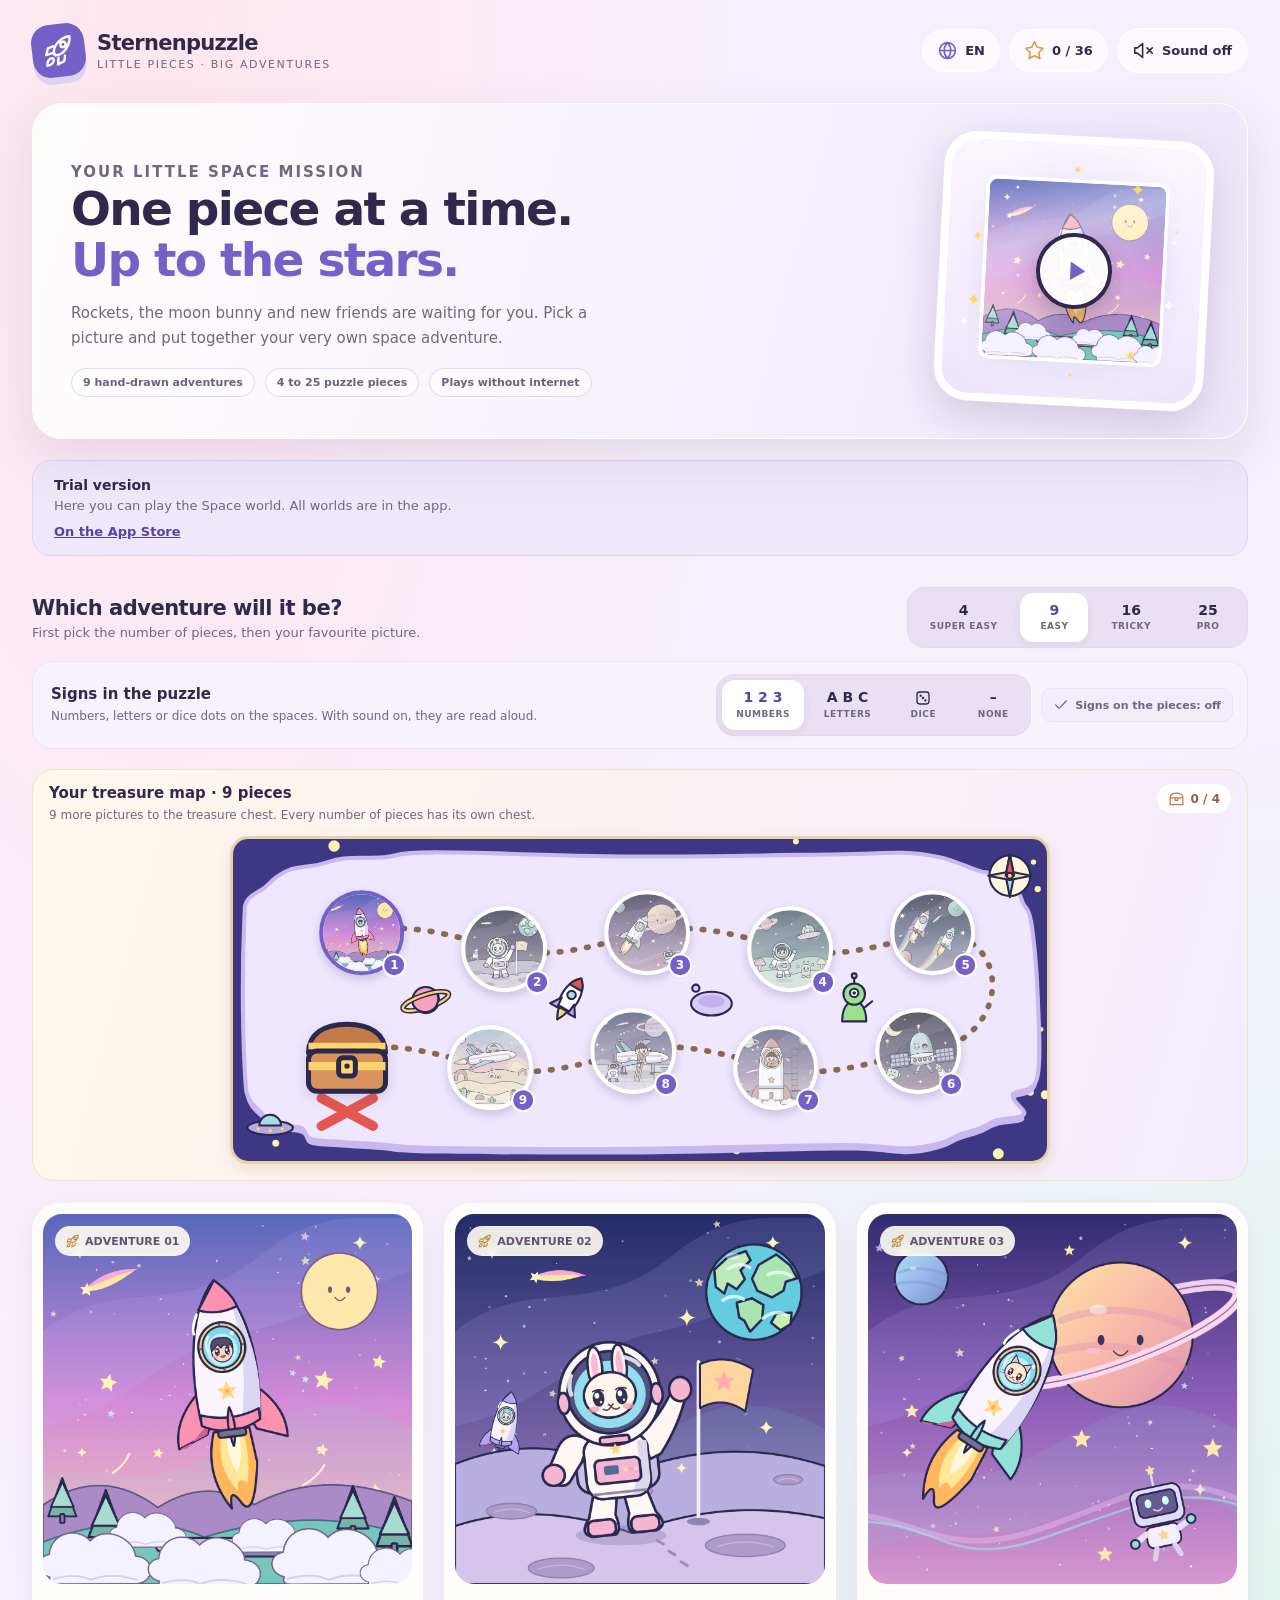
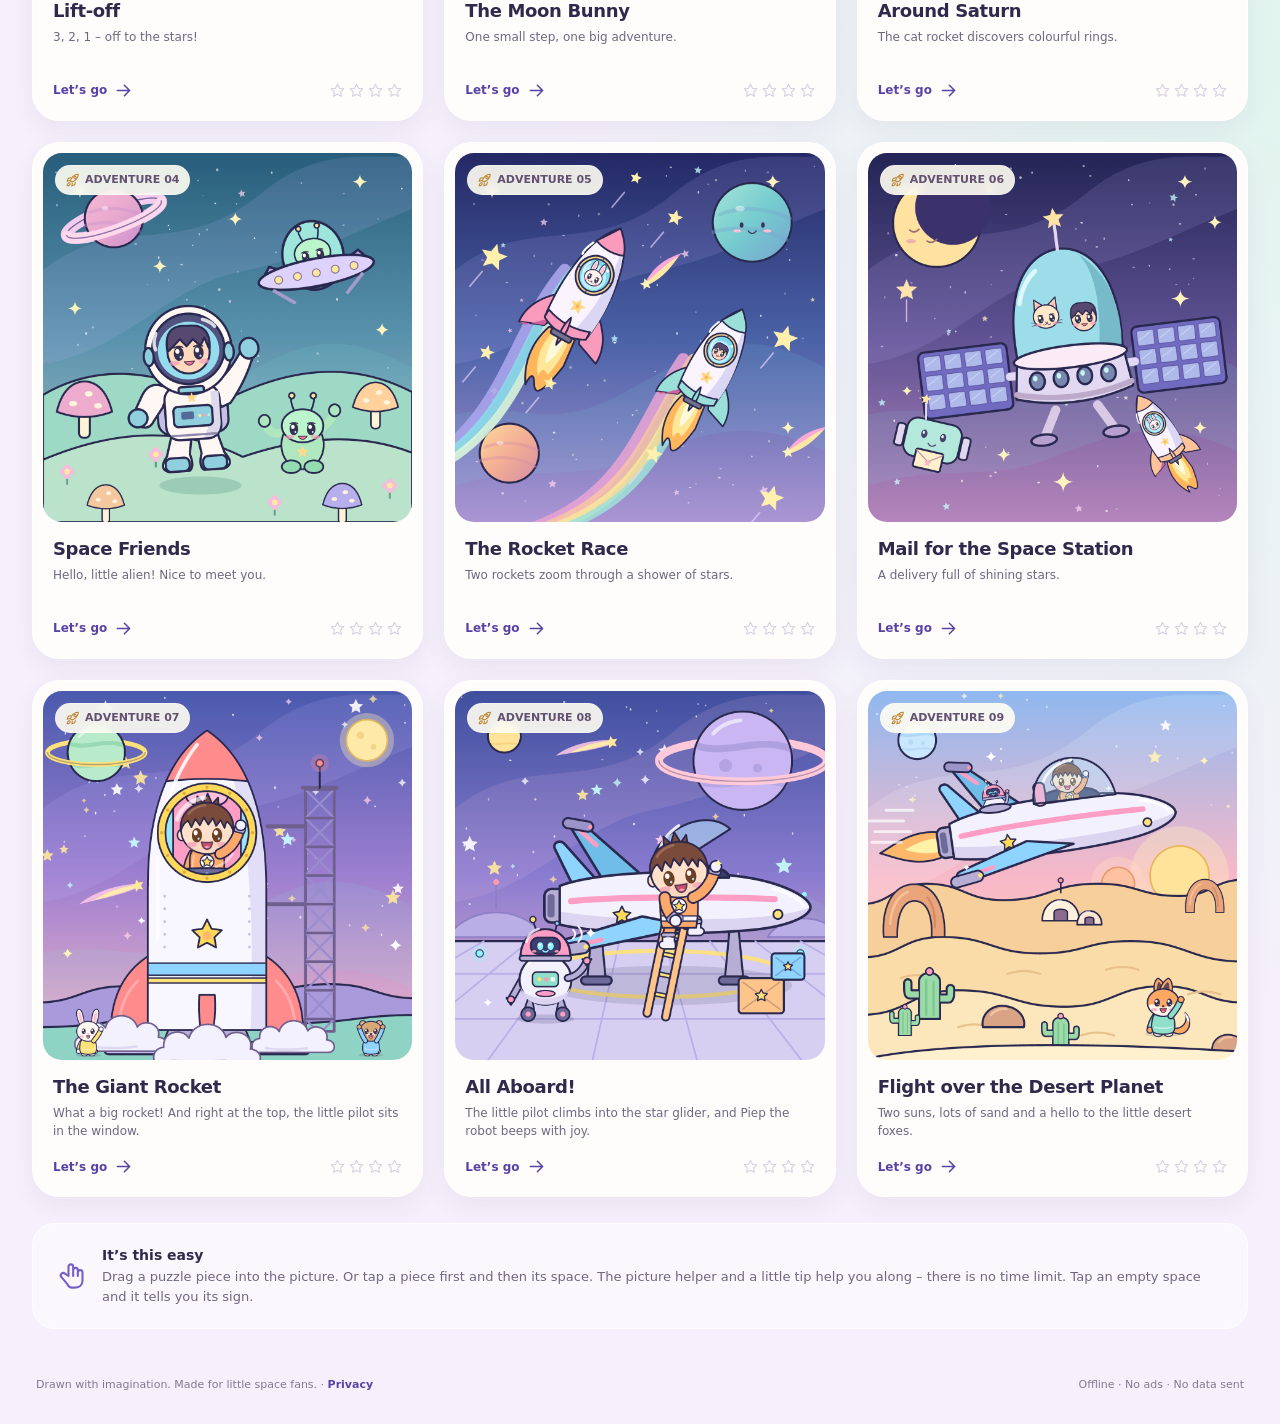
<file: index.html>
<!doctype html>
<html lang="de" data-demo>
<head>
<meta charset="utf-8">
<meta name="viewport" content="width=device-width, initial-scale=1, viewport-fit=cover">
<meta name="theme-color" content="#7560c8">
<meta name="description" content="Liebevoll gezeichnete Puzzles für Kinder: Weltraum, Dinos, Rettungs-Hunde, Eiszauber, Piraten und Superhelden. Zahlen und Buchstaben lernen, Schatzkarten entdecken, offline spielen, mit echten Puzzleteilen, Touch-Bedienung und vier Schwierigkeitsstufen.">
<meta name="mobile-web-app-capable" content="yes">
<meta name="apple-mobile-web-app-capable" content="yes">
<meta name="apple-mobile-web-app-title" content="Sternenpuzzle">
<meta name="apple-mobile-web-app-status-bar-style" content="default">
<meta name="format-detection" content="telephone=no">
<link rel="manifest" href="manifest.webmanifest">
<link rel="apple-touch-icon" href="icons/apple-touch-icon.png">
<link rel="icon" type="image/png" sizes="32x32" href="icons/favicon-32.png">
<title>Sternenpuzzle · Kleine Teile, große Abenteuer</title>
<!-- Gestaltung: eigenständige kinderfreundliche Chibi-/Kawaii-Weltraumillustrationen; pastelliges Lila, Mint und Rosa; alle sechs PNG-Motive eingebettet. Keine externen Ressourcen, keine Tracking-Aufrufe. -->
<link rel="stylesheet" href="style.css">
</head>
<body>
<svg class="sprite" xmlns="http://www.w3.org/2000/svg" aria-hidden="true"><defs>
<symbol id="i-rocket" viewBox="0 0 24 24"><path d="M9 15c-2-2-1-8 7-12 1.5-.8 4-1 5-1 0 1-.2 3.5-1 5-4 8-10 9-12 7Z"/><circle cx="15.5" cy="7.5" r="2"/><path d="m8 8-4 1-2 5 5-1m9 3-1 4-5 2 1-5M7 17c-3-1-5 2-5 5 3 0 6-2 5-5Z"/></symbol>
<symbol id="i-star" viewBox="0 0 24 24"><path d="m12 2 3.1 6.3L22 9.4l-5 4.9 1.2 6.9L12 18l-6.2 3.2L7 14.3 2 9.4l6.9-1.1Z"/></symbol>
<symbol id="i-arrow" viewBox="0 0 24 24"><path d="M5 12h14m-6-6 6 6-6 6"/></symbol>
<symbol id="i-back" viewBox="0 0 24 24"><path d="M19 12H5m6-6-6 6 6 6"/></symbol>
<symbol id="i-image" viewBox="0 0 24 24"><rect x="3" y="3" width="18" height="18" rx="4"/><circle cx="8" cy="8" r="1.5"/><path d="m3 17 6-6 4 4 3-3 5 5"/></symbol>
<symbol id="i-shuffle" viewBox="0 0 24 24"><path d="M3 6h3c5 0 7 12 12 12h3m-4-4 4 4-4 4M3 18h3c5 0 7-12 12-12h3m-4-4 4 4-4 4"/></symbol>
<symbol id="i-reset" viewBox="0 0 24 24"><path d="M4 8a9 9 0 1 1-1 7M4 3v6h6"/></symbol>
<symbol id="i-sound" viewBox="0 0 24 24"><path d="m11 4-6 5H2v6h3l6 5Z M15 8a6 6 0 0 1 0 8m3-11a10 10 0 0 1 0 14"/></symbol>
<symbol id="i-mute" viewBox="0 0 24 24"><path d="m11 4-6 5H2v6h3l6 5Z M16 9l6 6m0-6-6 6"/></symbol>
<symbol id="i-wand" viewBox="0 0 24 24"><path d="m4 20 12-12 4 4L8 24M14 2v4m-2-2h4M5 6v4M3 8h4M20 1v4m-2-2h4" transform="translate(0 -2)"/></symbol>
<symbol id="i-close" viewBox="0 0 24 24"><path d="m6 6 12 12M6 18 18 6"/></symbol><symbol id="i-lock" viewBox="0 0 24 24"><rect x="5" y="11" width="14" height="10" rx="2.5"/><path d="M8 11V8a4 4 0 0 1 8 0v3"/></symbol>
<symbol id="i-check" viewBox="0 0 24 24"><path d="m4 12 5 5L20 6"/></symbol>
<symbol id="i-hand" viewBox="0 0 24 24"><path d="M9 12V4a2 2 0 0 1 4 0v8-5a2 2 0 0 1 4 0v5-3a2 2 0 0 1 4 0v7c0 4-3 6-7 6h-2c-2 0-3-1-4-3l-5-6a2 2 0 0 1 3-3l3 2Z"/></symbol>
<symbol id="i-dino" viewBox="0 0 24 24"><path d="M2 16c2 0 3-4 7-4h5c1-3 1-6 3-7 1.2-.6 3 0 3 1.5 0 1-1 1.5-2 1.5-1 2-1 5-1.5 7.5.8 1 1.5 2.2 1.5 3.5H6c-2 0-3-1-4-2Z M7 18v3 M14 18v3"/></symbol>
<symbol id="i-paw" viewBox="0 0 24 24"><circle cx="5.5" cy="10" r="2"/><circle cx="9.5" cy="5.5" r="2"/><circle cx="14.5" cy="5.5" r="2"/><circle cx="18.5" cy="10" r="2"/><path d="M12 11c-3 0-6 4-6 7 0 2 2 3 3.5 2.5S11 20 12 20s1 .3 2.5.5S18 20 18 18c0-3-3-7-6-7Z"/></symbol>
<symbol id="i-dice" viewBox="0 0 24 24"><rect x="3" y="3" width="18" height="18" rx="4"/><circle cx="8.5" cy="8.5" r=".8"/><circle cx="12" cy="12" r=".8"/><circle cx="15.5" cy="15.5" r=".8"/></symbol>
<symbol id="i-snowflake" viewBox="0 0 24 24"><path d="M12 2v20M3.3 7l17.4 10M3.3 17 20.7 7M9 3.5l3 2.5 3-2.5M9 20.5l3-2.5 3 2.5M3.5 10.5l3.5-.8L6 6.3M20.5 13.5l-3.5.8 1 3.4M3.5 13.5l3.5.8-1 3.4M20.5 10.5l-3.5-.8 1-3.4"/></symbol>
<symbol id="i-anchor" viewBox="0 0 24 24"><circle cx="12" cy="5" r="2.2"/><path d="M12 7.2V21M8 11h8M4 13.5C4.5 18 8 21 12 21s7.5-3 8-7.5M2.5 15 4 13l2 1.6M21.5 15 20 13l-2 1.6"/></symbol>
<symbol id="i-bolt" viewBox="0 0 24 24"><path d="M13.5 2 4.5 13.5h6.5L9.5 22l10-12.5h-6.5Z"/></symbol>
<symbol id="i-chest" viewBox="0 0 24 24"><path d="M3 11h18v9.5H3Z M3 11c0-4 3-6.5 9-6.5s9 2.5 9 6.5M10 11v3.5h4V11"/></symbol>
<symbol id="i-globe" viewBox="0 0 24 24"><circle cx="12" cy="12" r="9"/><path d="M3 12h18M12 3c2.5 2.5 3.8 5.5 3.8 9s-1.3 6.5-3.8 9c-2.5-2.5-3.8-5.5-3.8-9S9.5 5.5 12 3Z"/></symbol>
<symbol id="i-play" viewBox="0 0 24 24"><path d="M8 5.5v13l10.5-6.5Z"/></symbol>
</defs></svg>
<noscript><div class="no-js">Zum Spielen wird JavaScript benötigt. Öffne diese HTML-Datei in einem normalen Browser und aktiviere JavaScript. Die App lädt keine Daten aus dem Internet.</div></noscript>
<div class="shell">
<header class="topbar">
<button class="brand" id="homeBtn" type="button" aria-label="Zur Motivauswahl" data-i18n-aria="homeAria"><span class="brand-mark"><svg class="icon" aria-hidden="true"><use href="#i-rocket"/></svg></span><span><span class="brand-name">Sternenpuzzle</span><span class="brand-note" data-i18n="brandNote">Kleine Teile · große Abenteuer</span></span></button>
<div class="top-actions"><label class="lang" title="Sprache" data-i18n-title="language"><svg class="icon" aria-hidden="true"><use href="#i-globe"/></svg><span id="langCode" aria-hidden="true">DE</span><select id="langSelect" aria-label="Sprache" data-i18n-aria="language"></select></label><span class="pill" title="Für jedes fertige Motiv pro Schwierigkeitsstufe gibt es einen Stern" data-i18n-title="starsPillTitle"><svg class="icon" aria-hidden="true"><use href="#i-star"/></svg><span id="starsCount">0 / 24</span><span class="sr-only" data-i18n="starsCollected">gesammelte Sterne</span></span><button class="sound" id="soundBtn" type="button" aria-pressed="false" aria-label="Ton einschalten"><svg class="icon" aria-hidden="true"><use id="soundUse" href="#i-mute"/></svg><span class="sound-label" id="soundLabel">Ton aus</span></button></div>
</header>
<main>
<section id="galleryPage" aria-labelledby="welcomeTitle">
<div class="themes" id="themes" role="group" aria-label="Welt auswählen" data-i18n-aria="themesAria"></div>
<div class="hero"><div><p class="eyebrow" id="heroEyebrow">Deine kleine Weltraummission</p><h1 id="welcomeTitle"><span data-i18n="welcomeLine">Ein Teil nach dem anderen.</span><br><em id="heroHighlight">Bis zu den Sternen.</em></h1><p id="heroText">Raketen, Mondhäschen und neue Freunde warten auf dich. Wähle ein Bild und setze dein eigenes Weltraumabenteuer zusammen.</p><div class="hero-mini"><span class="mini-tag" id="heroCount">36 gezeichnete Abenteuer</span><span class="mini-tag" data-i18n="tagPieces">4 bis 25 Puzzleteile</span><span class="mini-tag" data-i18n="tagOffline">Ohne Internet spielbar</span></div></div><div class="hero-media"><video class="hero-video" id="heroVideo" src="medien/start.mp4" poster="medien/start-poster.jpg" width="720" height="720" muted loop playsinline disablepictureinpicture disableremoteplayback preload="auto" aria-hidden="true" tabindex="-1"></video><button class="hero-play" id="heroPlay" type="button" aria-label="Video abspielen" data-i18n-aria="playVideo" hidden><svg class="icon" aria-hidden="true"><use href="#i-play"/></svg></button></div></div>
<div class="resume" id="resumeBox" hidden><p><strong data-i18n="resumeTitle">Dein Abenteuer wartet auf dich.</strong><span id="resumeText"></span></p><button class="text-btn" id="resumeBtn" type="button"><span data-i18n="resumeBtn">Weiterspielen</span> <svg class="icon" aria-hidden="true"><use href="#i-arrow"/></svg></button></div>
<div class="install-hint demo-note" id="demoNote" hidden><p><strong data-i18n="demoTitle">Probierversion</strong><span data-i18n="demoText">Hier kannst du die Welt Weltraum spielen. Alle Welten gibt es in der App.</span><span class="store-links"><a id="storePlay" hidden data-i18n="storePlay">Bei Google Play</a><a id="storeApple" hidden data-i18n="storeApple">Im App Store</a></span></p></div><div class="install-hint" id="installHint" hidden><p data-i18n-html="installHtml"><strong>Als App auf den Home-Bildschirm</strong>In Safari auf <span class="share-glyph" aria-label="Teilen">⬆︎</span> „Teilen“ tippen und „Zum Home-Bildschirm“ wählen. Danach startet das Puzzle im Vollbild und funktioniert auch ohne Internet.</p><button class="close" id="installHintClose" type="button" aria-label="Hinweis ausblenden" data-i18n-aria="installClose"><svg class="icon" aria-hidden="true"><use href="#i-close"/></svg></button></div>
<div class="section-title"><div><h2 data-i18n="chooseTitle">Welches Abenteuer darf es sein?</h2><p data-i18n="chooseText">Wähle zuerst die Teilezahl, dann dein Lieblingsbild.</p></div><div class="difficulty" role="group" aria-label="Anzahl der Puzzleteile" data-i18n-aria="levelsAria">
<button class="level" data-n="2" type="button" aria-pressed="false">4 <small data-i18n="level2">GANZ LEICHT</small></button><button class="level" data-n="3" type="button" aria-pressed="true">9 <small data-i18n="level3">LEICHT</small></button><button class="level" data-n="4" type="button" aria-pressed="false">16 <small data-i18n="level4">KNOBELN</small></button><button class="level" data-n="5" type="button" aria-pressed="false">25 <small data-i18n="level5">PROFI</small></button>
</div></div>
<div class="learn-row"><div class="learn-copy"><h3 data-i18n="learnTitle">Zeichen im Puzzle</h3><p data-i18n="learnText">Zahlen, Buchstaben oder Würfelpunkte auf den Plätzen. Mit Ton werden sie vorgelesen.</p></div><div class="learn-controls"><div class="difficulty modes" role="group" aria-label="Zeichen auf den Plätzen im Puzzle" data-i18n-aria="modesAria">
<button class="mode" data-mode="zahlen" type="button" aria-pressed="true">1 2 3 <small data-i18n="modeNumbers">ZAHLEN</small></button><button class="mode" data-mode="buchstaben" type="button" aria-pressed="false"><span id="lettersSample">A B C</span> <small data-i18n="modeLetters">BUCHSTABEN</small></button><button class="mode" data-mode="wuerfel" type="button" aria-pressed="false"><svg class="icon" aria-hidden="true"><use href="#i-dice"/></svg><small data-i18n="modeDice">WÜRFEL</small></button><button class="mode" data-mode="aus" type="button" aria-pressed="false">– <small data-i18n="modeOff">OHNE</small></button>
</div><button class="help-toggle" id="pieceLabelsBtn" type="button" aria-pressed="false"><svg class="icon" aria-hidden="true"><use href="#i-check"/></svg><span id="pieceLabelsText">Zeichen auf den Teilen: aus</span></button></div><p class="mode-note" id="modeNote" data-i18n="modeNote" hidden>Würfelpunkte gibt es bis 9 Teile. Bei mehr Teilen stehen Zahlen im Bild.</p></div>
<section class="route" id="route" aria-labelledby="routeTitle"><div class="route-head"><div><h3 id="routeTitle" data-i18n="routeHeading">Deine Schatzkarte</h3><p id="routeText"></p></div><span class="route-chests" id="routeChests"></span></div><div class="route-map" id="routeMap"><div class="map-art-wrap" id="routeArt"></div><ol class="route-path" id="routePath"></ol></div></section>
<div class="gallery" id="gallery"></div>
<div class="howto"><svg class="icon" aria-hidden="true"><use href="#i-hand"/></svg><p data-i18n-html="howtoHtml"><strong>So einfach geht’s</strong>Zieh ein Puzzleteil in das Bild. Oder tippe zuerst auf ein Teil und dann auf seinen Platz. Die Bildhilfe und ein kleiner Tipp helfen dir weiter – ganz ohne Zeitlimit. Tippst du auf einen freien Platz, verrät er dir sein Zeichen.</p></div>
</section>
<section id="gamePage" aria-labelledby="gameTitle" hidden>
<div class="game-heading"><div class="game-title-group"><button class="back" id="backBtn" type="button" aria-label="Zurück zur Motivauswahl" data-i18n-aria="backAria"><svg class="icon" aria-hidden="true"><use href="#i-back"/></svg></button><div><h1 id="gameTitle">Raketenstart</h1><p class="game-subtitle" id="gameSubtitle">9 Teile · Du schaffst das!</p></div></div><div class="game-meta"><div class="meta-item"><strong id="timeStat">0:00</strong><span data-i18n="time">Zeit</span></div><div class="meta-item moves"><strong id="movesStat">0</strong><span data-i18n="moves">Züge</span></div></div></div>
<div class="game-layout">
<div class="board-panel"><div class="panel-top"><h2 data-i18n="boardTitle">Hier entsteht dein Bild</h2><button class="help-toggle" id="helpBtn" type="button" aria-pressed="true"><svg class="icon" aria-hidden="true"><use href="#i-image"/></svg><span id="helpLabel">Bildhilfe an</span></button></div>
<div class="board-fit"><div class="board-wrap" id="board"><img class="reference" id="referenceImg" alt="" aria-hidden="true"><canvas class="board-canvas" id="boardCanvas" width="1200" height="1200" aria-hidden="true"></canvas><div class="slots" id="slots" role="group" aria-label="Plätze für die Puzzleteile" data-i18n-aria="slotsAria"></div></div></div>
<div class="progress-row"><div class="progress-track" id="progressTrack" role="progressbar" aria-label="Puzzle-Fortschritt" data-i18n-aria="progressAria" aria-valuemin="0" aria-valuemax="9" aria-valuenow="0"><div class="progress-bar" id="progressBar"></div></div><span class="progress-label" id="progressLabel">0 / 9 Teile</span></div>
<div class="board-tools"><button class="tool primary" id="hintBtn" type="button"><svg class="icon" aria-hidden="true"><use href="#i-wand"/></svg><span data-i18n="hint">Kleiner Tipp</span></button><button class="tool" id="previewBtn" type="button"><svg class="icon" aria-hidden="true"><use href="#i-image"/></svg><span data-i18n="preview">Bild anschauen</span></button><button class="tool" id="restartBtn" type="button"><svg class="icon" aria-hidden="true"><use href="#i-reset"/></svg><span data-i18n="restart">Neu starten</span></button></div>
</div>
<div class="tray-panel"><div class="panel-top"><h2 id="trayHeading">Deine Puzzleteile</h2><button class="text-btn" id="shuffleBtn" type="button"><svg class="icon" aria-hidden="true"><use href="#i-shuffle"/></svg><span data-i18n="shuffle">Mischen</span></button></div><p class="tray-intro" data-i18n-html="trayIntroHtml">Teil auswählen, dann den Platz im Bild antippen.<br>Oder einfach hineinziehen.</p><div class="tray" id="tray" role="group" aria-label="Noch freie Puzzleteile" data-i18n-aria="trayAria"></div><div class="status" role="status" aria-live="polite" aria-atomic="true"><svg class="icon" aria-hidden="true"><use href="#i-star"/></svg><span id="statusText">Wähle ein Teil. Dein Abenteuer beginnt!</span></div></div>
</div>
</section>
</main>
<footer class="footer"><span data-i18n-html="footerHtml">Mit Fantasie gezeichnet. Für kleine Weltraumfans gebaut. · <a href="datenschutz.html">Datenschutz</a></span><span id="storageNote" data-i18n="storageNote">Offline · Keine Werbung · Keine Datenübertragung</span></footer>
</div>
<dialog id="previewDialog" aria-labelledby="previewTitle"><div class="dialog-top"><h2 id="previewTitle" data-i18n="previewTitle">Dein fertiges Bild</h2><button class="close" id="closePreview" type="button" aria-label="Bildvorschau schließen" data-i18n-aria="closePreview"><svg class="icon" aria-hidden="true"><use href="#i-close"/></svg></button></div><img class="preview-img" id="previewImg" alt=""><p class="dialog-note" data-i18n="previewNote">Schau auf die Farben, die Ecken und die Formen. Beim Anschauen macht die Uhr Pause.</p><div class="dialog-actions"><button class="tool primary" id="continuePreview" type="button"><span data-i18n="continue">Weiterpuzzeln</span> <svg class="icon" aria-hidden="true"><use href="#i-arrow"/></svg></button></div></dialog>
<dialog id="restartDialog" aria-labelledby="restartTitle"><div class="dialog-top"><h2 id="restartTitle" data-i18n="restartTitle">Eine neue Runde?</h2><button class="close" id="closeRestart" type="button" aria-label="Abbrechen" data-i18n-aria="cancel"><svg class="icon" aria-hidden="true"><use href="#i-close"/></svg></button></div><p class="dialog-note" data-i18n="restartNote">Dieses Puzzle wird neu gemischt. Die bereits eingesetzten Teile dieser Runde werden zurückgelegt. Deine gesammelten Sterne bleiben erhalten.</p><div class="dialog-actions"><button class="tool" id="cancelRestart" type="button" data-i18n="continue">Weiterpuzzeln</button><button class="tool primary" id="confirmRestart" type="button" data-i18n="confirmRestart">Ja, neu starten</button></div></dialog>
<dialog id="winDialog" aria-labelledby="winTitle"><div class="dialog-top"><span></span><button class="close" id="closeWin" type="button" aria-label="Fertiges Puzzle anschauen" data-i18n-aria="closeWin"><svg class="icon" aria-hidden="true"><use href="#i-close"/></svg></button></div><div class="celebration"><div class="win-star"><svg class="icon" aria-hidden="true"><use href="#i-star"/></svg></div><p class="eyebrow" data-i18n="winEyebrow">Mission geschafft</p><h2 id="winTitle">Sternenstark!</h2><p id="winText">Dein Weltraumabenteuer ist komplett.</p><div class="win-stats"><div class="win-stat"><strong id="winPieces">9</strong><span data-i18n="winPieces">Puzzleteile</span></div><div class="win-stat"><strong id="winTime">0:00</strong><span data-i18n="winTime">Spielzeit</span></div></div><div class="award" id="winAward">Ein neuer Stern für deine Sammlung!</div></div><div class="dialog-actions"><button class="tool" id="winHome" type="button" data-i18n="winHome">Alle Abenteuer</button><button class="tool primary" id="nextPuzzle" type="button"><span data-i18n="nextPuzzle">Nächstes Abenteuer</span> <svg class="icon" aria-hidden="true"><use href="#i-arrow"/></svg></button></div></dialog>
<dialog id="unlockDialog" aria-labelledby="unlockTitle"><div class="dialog-top"><h2 id="unlockTitle" data-i18n="unlockTitle">Alle Welten freischalten</h2><button class="close" id="closeUnlock" type="button" aria-label="Abbrechen" data-i18n-aria="cancel"><svg class="icon" aria-hidden="true"><use href="#i-close"/></svg></button></div><div id="unlockGate"><p class="dialog-note" data-i18n="gateNote">Für Eltern: Bitte löse die Aufgabe, um weiterzumachen.</p><label class="gate"><span id="gateQuestion"></span><input id="gateAnswer" type="text" inputmode="numeric" autocomplete="off" maxlength="3"></label><p class="gate-error" id="gateError" role="alert" hidden data-i18n="gateWrong">Das stimmt leider nicht. Neue Aufgabe:</p><div class="dialog-actions"><button class="tool" id="cancelUnlock" type="button" data-i18n="cancel">Abbrechen</button><button class="tool primary" id="gateOk" type="button" data-i18n="gateContinue">Weiter</button></div></div><div id="unlockShop" hidden><p class="dialog-note" id="unlockNote"></p><p class="unlock-status" id="unlockStatus" role="status"></p><div class="dialog-actions"><button class="tool" id="restoreBtn" type="button" data-i18n="restore">Käufe wiederherstellen</button><button class="tool primary" id="buyBtn" type="button"></button></div></div></dialog>
<div class="confetti-container" id="confetti" aria-hidden="true"></div>
<script>const THEMES = [{"id":"weltraum","title":"Weltraum","eyebrow":"Deine kleine Weltraummission","highlight":"Bis zu den Sternen.","text":"Raketen, Mondhäschen und neue Freunde warten auf dich. Wähle ein Bild und setze dein eigenes Weltraumabenteuer zusammen.","hero":"01_raketenstart","icon":"rocket"}];
const ASSETS = [{"theme":"weltraum","id":"01_raketenstart","title":"Raketenstart","description":"3, 2, 1 – ab zu den Sternen!","alt":"Eine rosafarbene Rakete mit lächelndem Kind startet über einer bunten Landschaft mit Wolken und Sternen.","src":"bilder/01_raketenstart.png"},{"theme":"weltraum","id":"02_mondhaeschen","title":"Das Mondhäschen","description":"Ein kleiner Schritt, ein großes Abenteuer.","alt":"Ein Häschen im Raumanzug winkt auf dem Mond. Daneben steht eine Sternenflagge, am Himmel leuchtet die Erde.","src":"bilder/02_mondhaeschen.png"},{"theme":"weltraum","id":"03_ringplanet","title":"Rund um Saturn","description":"Die Katzenrakete entdeckt bunte Ringe.","alt":"Eine mintfarbene Katzenrakete fliegt vor einem großen pastellfarbenen Ringplaneten und einem kleinen Roboter.","src":"bilder/03_ringplanet.png"},{"theme":"weltraum","id":"04_weltraumfreunde","title":"Weltraumfreunde","description":"Hallo, kleiner Alien! Schön, dich zu treffen.","alt":"Ein Kind im Raumanzug und ein freundlicher grüner Alien treffen sich zwischen bunten Pilzen. Über ihnen schwebt ein UFO.","src":"bilder/04_weltraumfreunde.png"},{"theme":"weltraum","id":"05_raketenrennen","title":"Das Raketenrennen","description":"Zwei Raketen sausen durch den Sternenregen.","alt":"Eine rosa und eine mintfarbene Rakete fliegen mit bunten Regenbogenspuren durch einen Himmel voller Sterne.","src":"bilder/05_raketenrennen.png"},{"theme":"weltraum","id":"06_sternenpost","title":"Post für die Raumstation","description":"Eine Lieferung voller leuchtender Sterne.","alt":"Eine gemütliche Raumstation mit Katzenpilot und Kind empfängt eine kleine Rakete. Ein Halbmond und ein Postroboter begleiten sie.","src":"bilder/06_sternenpost.png"},{"theme":"weltraum","id":"37_riesenrakete","title":"Die Riesenrakete","description":"So eine große Rakete! Und ganz oben im Fenster sitzt der kleine Pilot.","alt":"Eine riesige weiße Rakete mit roter Spitze steht startbereit am Turm. Im großen runden Fenster sitzt ein kleiner Junge mit braunen Haaren und braunen Augen und winkt. Unten winken ein Häschen und ein Bärchen, die neben der Rakete ganz klein aussehen.","src":"bilder/37_riesenrakete.png"},{"theme":"weltraum","id":"38_sternenflitzer","title":"Einsteigen bitte!","description":"Der kleine Pilot klettert in den Sternenflitzer, und Roboter Piep piept vor Freude.","alt":"Ein Junge mit braunen Haaren im orangefarbenen Fliegeranzug klettert eine Leiter zum offenen Cockpit eines weißen Sternenflitzers mit blauen Flügeln hinauf, dreht sich um, lächelt und winkt. Davor steht der kleine runde Roboter Piep mit rosa Kuppelkopf und winkt ebenfalls. Am Himmel leuchten ein großer Planet und viele Sterne.","src":"bilder/38_sternenflitzer.png"},{"theme":"weltraum","id":"39_wuestenplanet","title":"Flug über den Wüstenplaneten","description":"Zwei Sonnen, viel Sand und ein Gruß an die kleinen Wüstenfüchse.","alt":"Der Sternenflitzer fliegt mit leuchtendem Antrieb über einen Wüstenplaneten mit zwei Sonnen, Sanddünen, Felsbögen und runden Kuppelhäusern. Im Cockpit winkt der Junge mit den braunen Haaren, hinter ihm schaut Roboter Piep aus seiner Luke. Unten auf einer Düne winkt ein kleiner Wüstenfuchs zurück.","src":"bilder/39_wuestenplanet.png"}];</script>
<script src="sprachen.js"></script>
<script src="app.js"></script>
</body>
</html>
</file>
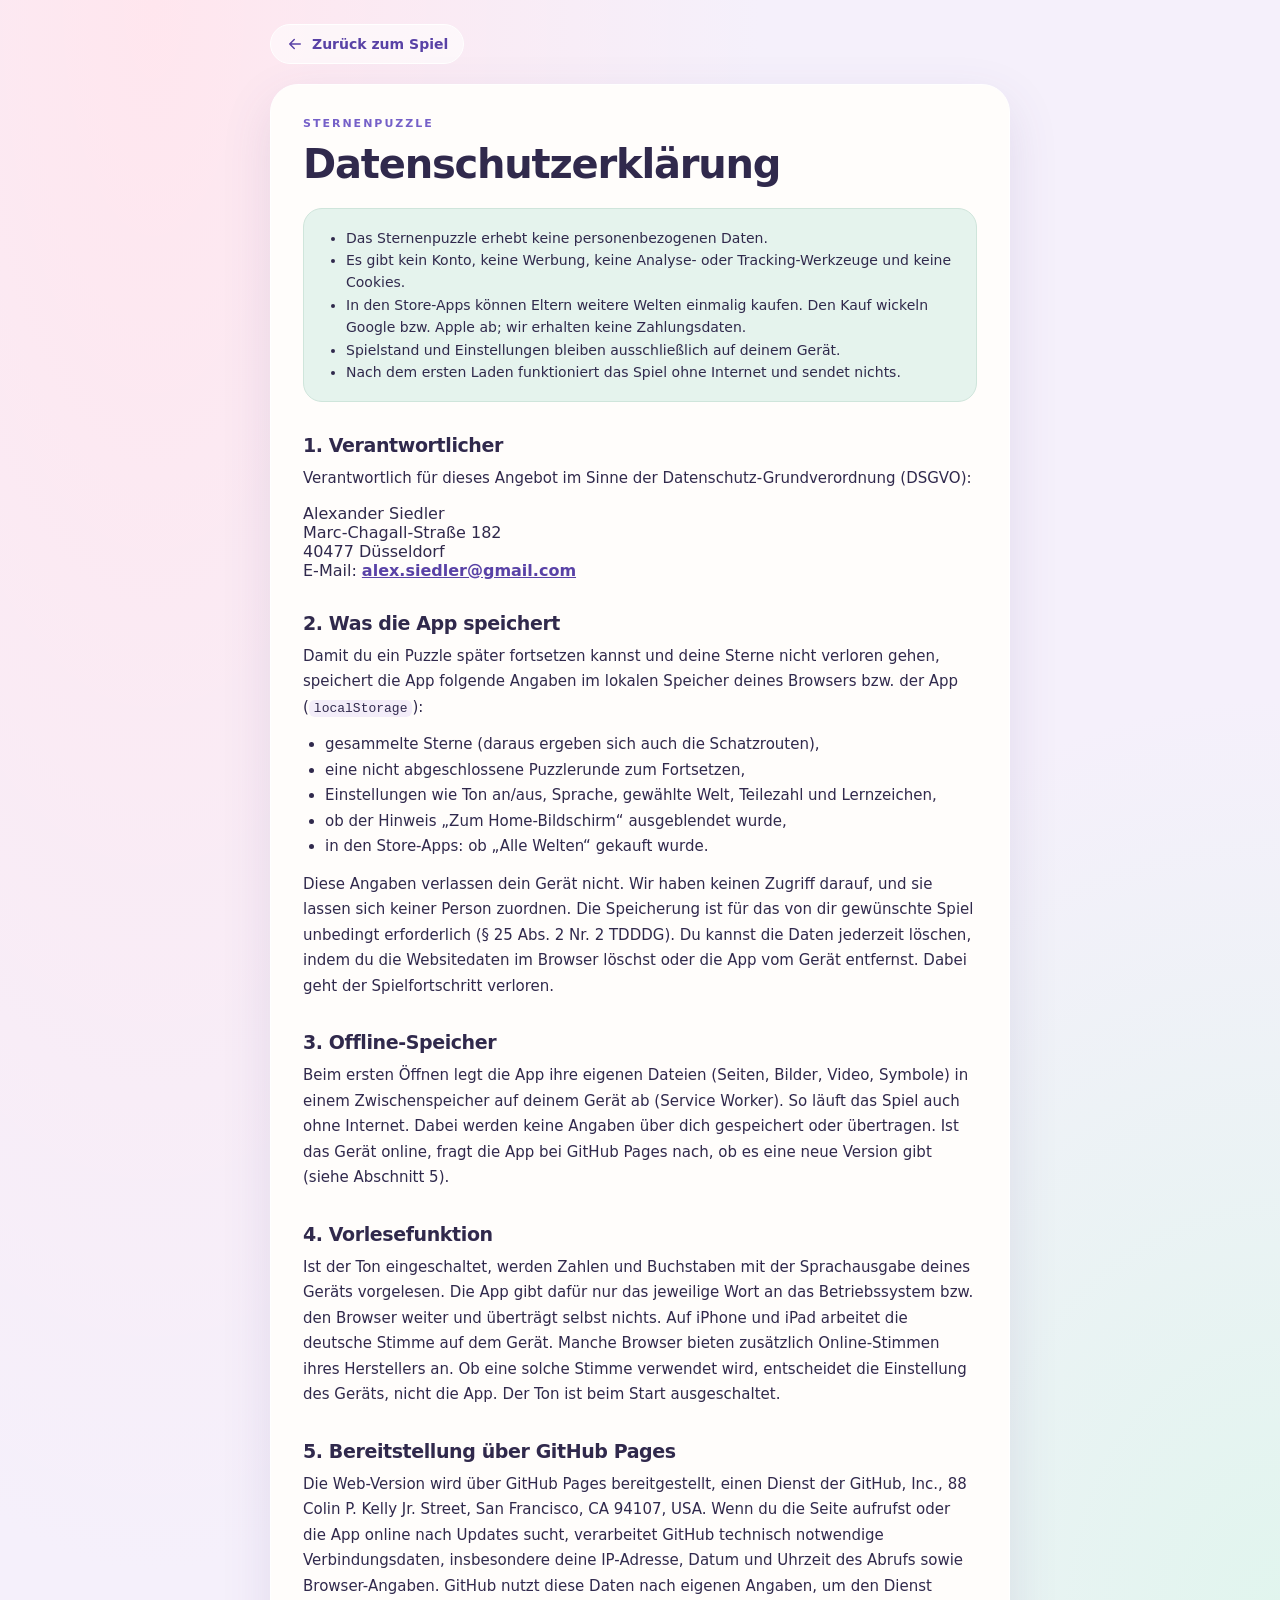
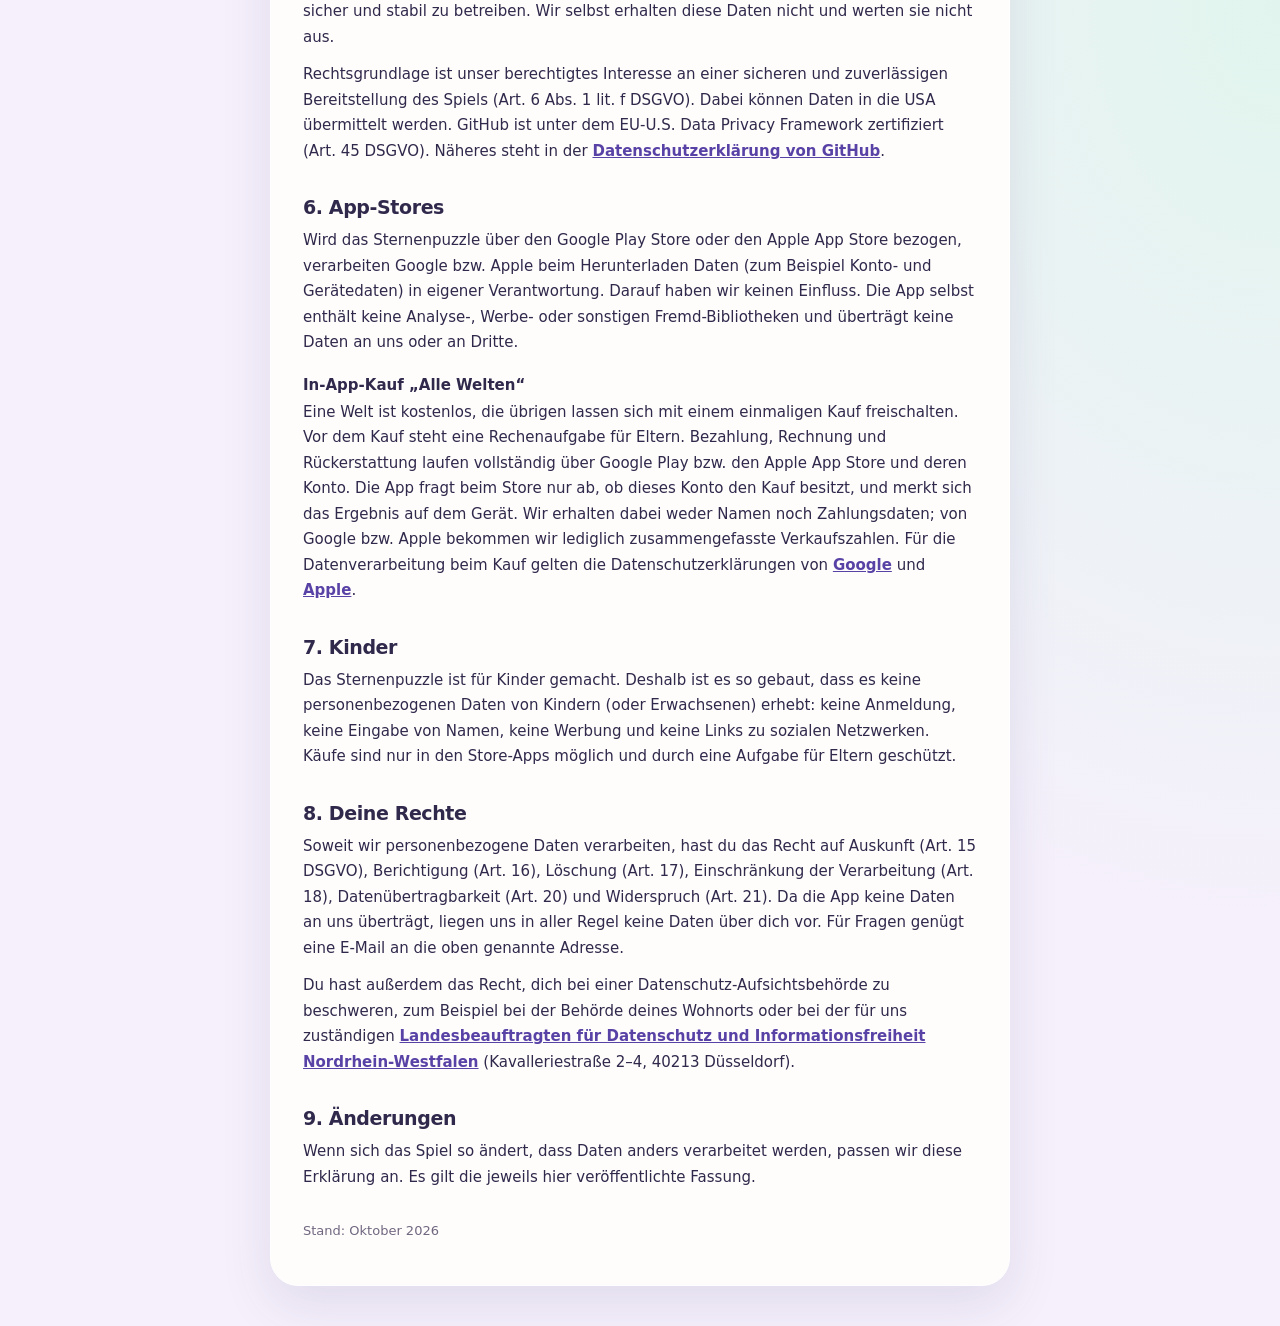
<file: datenschutz.html>
<!doctype html>
<html lang="de">
<head>
<meta charset="utf-8">
<meta name="viewport" content="width=device-width, initial-scale=1, viewport-fit=cover">
<meta name="theme-color" content="#7560c8">
<meta name="description" content="Datenschutzerklärung des Sternenpuzzles: keine Werbung, kein Tracking, kein Konto. Der Spielstand bleibt auf dem Gerät.">
<link rel="icon" type="image/png" sizes="32x32" href="icons/favicon-32.png">
<link rel="apple-touch-icon" href="icons/apple-touch-icon.png">
<title>Datenschutz · Sternenpuzzle</title>
<!-- Eigenständige Seite ohne externe Ressourcen. -->
<style>
:root{--ink:#30294c;--muted:#706780;--purple:#7560c8;--purple-dark:#5942a6;--paper:#fffdfb;--line:#e7dff0;color-scheme:light;font-family:ui-rounded,"Trebuchet MS",system-ui,-apple-system,"Segoe UI",sans-serif;color:var(--ink)}
*{box-sizing:border-box}
body{margin:0;min-height:100vh;background:radial-gradient(ellipse at 12% 0%,#ffe6ee 0,transparent 38%),radial-gradient(ellipse at 100% 55%,#e1f5ee 0,transparent 40%),#f5f0fb;padding:env(safe-area-inset-top) env(safe-area-inset-right) env(safe-area-inset-bottom) env(safe-area-inset-left);-webkit-text-size-adjust:100%;text-size-adjust:100%}
.shell{max-width:780px;margin:auto;padding:24px 20px 40px}
.back{display:inline-flex;align-items:center;gap:8px;padding:10px 15px;border-radius:999px;background:#fff9;border:1px solid #fff;color:var(--purple-dark);font-weight:800;font-size:14px;text-decoration:none}
.back svg{width:18px;height:18px;fill:none;stroke:currentColor;stroke-width:2;stroke-linecap:round;stroke-linejoin:round}
a:focus-visible{outline:3px solid #bd72a3;outline-offset:4px}
.card{margin-top:20px;padding:30px 32px;background:var(--paper);border:1px solid #fff;border-radius:28px;box-shadow:0 18px 50px #594a8420}
.eyebrow{margin:0 0 8px;text-transform:uppercase;letter-spacing:2px;color:var(--purple);font-weight:900;font-size:11px}
h1{margin:0;font-size:clamp(28px,5vw,40px);letter-spacing:-1.2px;line-height:1.1}
h2{margin:32px 0 10px;font-size:19px;letter-spacing:-.4px}
h3{margin:20px 0 6px;font-size:15px}
p,li{font-size:15px;line-height:1.7}
p{margin:0 0 12px}
ul{margin:0 0 12px;padding-left:22px}
a{color:var(--purple-dark);font-weight:700}
.link-text{font-weight:700;overflow-wrap:anywhere;user-select:text;-webkit-user-select:text}
.summary{margin:22px 0 4px;padding:18px 22px;background:#e5f3ed;border:1px solid #cfe5db;border-radius:19px}
.summary ul{margin:0;padding-left:20px}
.summary li{font-size:14px;line-height:1.6}
address{font-style:normal}
code{font-size:13px;background:#f3edf9;border-radius:6px;padding:1px 5px}
.stand{margin-top:30px;font-size:13px;color:var(--muted)}
@media(max-width:450px){.shell{padding:15px 12px 30px}.card{padding:22px 18px;border-radius:23px}p,li{font-size:14px}}
@media print{body{background:none}.back{display:none}.card{box-shadow:none;border:0;padding:0}}
</style>
</head>
<body>
<div class="shell">
<a class="back" href="./"><svg viewBox="0 0 24 24" aria-hidden="true"><path d="M19 12H5m6-6-6 6 6 6"/></svg>Zurück zum Spiel</a>
<main class="card">
<p class="eyebrow">Sternenpuzzle</p>
<h1>Datenschutzerklärung</h1>

<div class="summary">
<ul>
<li>Das Sternenpuzzle erhebt keine personenbezogenen Daten.</li>
<li>Es gibt kein Konto, keine Werbung, keine Analyse- oder Tracking-Werkzeuge und keine Cookies.</li>
<li>In den Store-Apps können Eltern weitere Welten einmalig kaufen. Den Kauf wickeln Google bzw. Apple ab; wir erhalten keine Zahlungsdaten.</li>
<li>Spielstand und Einstellungen bleiben ausschließlich auf deinem Gerät.</li>
<li>Nach dem ersten Laden funktioniert das Spiel ohne Internet und sendet nichts.</li>
</ul>
</div>

<h2>1. Verantwortlicher</h2>
<p>Verantwortlich für dieses Angebot im Sinne der Datenschutz-Grundverordnung (DSGVO):</p>
<address>
Alexander Siedler<br>
Marc-Chagall-Straße 182<br>
40477 Düsseldorf<br>
E-Mail: <a href="mailto:alex.siedler@gmail.com">alex.siedler@gmail.com</a>
</address>

<h2>2. Was die App speichert</h2>
<p>Damit du ein Puzzle später fortsetzen kannst und deine Sterne nicht verloren gehen, speichert die App folgende Angaben im lokalen Speicher deines Browsers bzw. der App (<code>localStorage</code>):</p>
<ul>
<li>gesammelte Sterne (daraus ergeben sich auch die Schatzrouten),</li>
<li>eine nicht abgeschlossene Puzzlerunde zum Fortsetzen,</li>
<li>Einstellungen wie Ton an/aus, Sprache, gewählte Welt, Teilezahl und Lernzeichen,</li>
<li>ob der Hinweis „Zum Home-Bildschirm“ ausgeblendet wurde,</li>
<li>in den Store-Apps: ob „Alle Welten“ gekauft wurde.</li>
</ul>
<p>Diese Angaben verlassen dein Gerät nicht. Wir haben keinen Zugriff darauf, und sie lassen sich keiner Person zuordnen. Die Speicherung ist für das von dir gewünschte Spiel unbedingt erforderlich (§ 25 Abs. 2 Nr. 2 TDDDG). Du kannst die Daten jederzeit löschen, indem du die Websitedaten im Browser löschst oder die App vom Gerät entfernst. Dabei geht der Spielfortschritt verloren.</p>

<h2>3. Offline-Speicher</h2>
<p>Beim ersten Öffnen legt die App ihre eigenen Dateien (Seiten, Bilder, Video, Symbole) in einem Zwischenspeicher auf deinem Gerät ab (Service Worker). So läuft das Spiel auch ohne Internet. Dabei werden keine Angaben über dich gespeichert oder übertragen. Ist das Gerät online, fragt die App bei GitHub Pages nach, ob es eine neue Version gibt (siehe Abschnitt 5).</p>

<h2>4. Vorlesefunktion</h2>
<p>Ist der Ton eingeschaltet, werden Zahlen und Buchstaben mit der Sprachausgabe deines Geräts vorgelesen. Die App gibt dafür nur das jeweilige Wort an das Betriebssystem bzw. den Browser weiter und überträgt selbst nichts. Auf iPhone und iPad arbeitet die deutsche Stimme auf dem Gerät. Manche Browser bieten zusätzlich Online-Stimmen ihres Herstellers an. Ob eine solche Stimme verwendet wird, entscheidet die Einstellung des Geräts, nicht die App. Der Ton ist beim Start ausgeschaltet.</p>

<h2>5. Bereitstellung über GitHub Pages</h2>
<p>Die Web-Version wird über GitHub Pages bereitgestellt, einen Dienst der GitHub, Inc., 88 Colin P. Kelly Jr. Street, San Francisco, CA 94107, USA. Wenn du die Seite aufrufst oder die App online nach Updates sucht, verarbeitet GitHub technisch notwendige Verbindungsdaten, insbesondere deine IP-Adresse, Datum und Uhrzeit des Abrufs sowie Browser-Angaben. GitHub nutzt diese Daten nach eigenen Angaben, um den Dienst sicher und stabil zu betreiben. Wir selbst erhalten diese Daten nicht und werten sie nicht aus.</p>
<p>Rechtsgrundlage ist unser berechtigtes Interesse an einer sicheren und zuverlässigen Bereitstellung des Spiels (Art. 6 Abs. 1 lit. f DSGVO). Dabei können Daten in die USA übermittelt werden. GitHub ist unter dem EU-U.S. Data Privacy Framework zertifiziert (Art. 45 DSGVO). Näheres steht in der <a href="https://docs.github.com/de/site-policy/privacy-policies/github-general-privacy-statement" rel="noopener">Datenschutzerklärung von GitHub</a>.</p>

<h2>6. App-Stores</h2>
<p>Wird das Sternenpuzzle über den Google Play Store oder den Apple App Store bezogen, verarbeiten Google bzw. Apple beim Herunterladen Daten (zum Beispiel Konto- und Gerätedaten) in eigener Verantwortung. Darauf haben wir keinen Einfluss. Die App selbst enthält keine Analyse-, Werbe- oder sonstigen Fremd-Bibliotheken und überträgt keine Daten an uns oder an Dritte.</p>
<h3>In-App-Kauf „Alle Welten“</h3>
<p>Eine Welt ist kostenlos, die übrigen lassen sich mit einem einmaligen Kauf freischalten. Vor dem Kauf steht eine Rechenaufgabe für Eltern. Bezahlung, Rechnung und Rückerstattung laufen vollständig über Google Play bzw. den Apple App Store und deren Konto. Die App fragt beim Store nur ab, ob dieses Konto den Kauf besitzt, und merkt sich das Ergebnis auf dem Gerät. Wir erhalten dabei weder Namen noch Zahlungsdaten; von Google bzw. Apple bekommen wir lediglich zusammengefasste Verkaufszahlen. Für die Datenverarbeitung beim Kauf gelten die Datenschutzerklärungen von <a href="https://policies.google.com/privacy" rel="noopener">Google</a> und <a href="https://www.apple.com/de/legal/privacy/" rel="noopener">Apple</a>.</p>

<h2>7. Kinder</h2>
<p>Das Sternenpuzzle ist für Kinder gemacht. Deshalb ist es so gebaut, dass es keine personenbezogenen Daten von Kindern (oder Erwachsenen) erhebt: keine Anmeldung, keine Eingabe von Namen, keine Werbung und keine Links zu sozialen Netzwerken. Käufe sind nur in den Store-Apps möglich und durch eine Aufgabe für Eltern geschützt.</p>

<h2>8. Deine Rechte</h2>
<p>Soweit wir personenbezogene Daten verarbeiten, hast du das Recht auf Auskunft (Art. 15 DSGVO), Berichtigung (Art. 16), Löschung (Art. 17), Einschränkung der Verarbeitung (Art. 18), Datenübertragbarkeit (Art. 20) und Widerspruch (Art. 21). Da die App keine Daten an uns überträgt, liegen uns in aller Regel keine Daten über dich vor. Für Fragen genügt eine E-Mail an die oben genannte Adresse.</p>
<p>Du hast außerdem das Recht, dich bei einer Datenschutz-Aufsichtsbehörde zu beschweren, zum Beispiel bei der Behörde deines Wohnorts oder bei der für uns zuständigen <a href="https://www.ldi.nrw.de" rel="noopener">Landesbeauftragten für Datenschutz und Informationsfreiheit Nordrhein-Westfalen</a> (Kavalleriestraße 2–4, 40213 Düsseldorf).</p>

<h2>9. Änderungen</h2>
<p>Wenn sich das Spiel so ändert, dass Daten anders verarbeitet werden, passen wir diese Erklärung an. Es gilt die jeweils hier veröffentlichte Fassung.</p>

<p class="stand">Stand: Oktober 2026</p>
</main>
</div>
</body>
</html>
</file>
<file: style.css>
:root{--ink:#30294c;--muted:#706780;--purple:#7560c8;--purple-dark:#5942a6;--pink:#f59abc;--mint:#aae3d2;--paper:#fffdfb;--line:#e7dff0;--shadow:0 18px 50px #594a8420;--radius:25px;color-scheme:light;font-family:ui-rounded,"Trebuchet MS",system-ui,-apple-system,"Segoe UI",sans-serif;color:var(--ink)}
*{box-sizing:border-box}body{margin:0;min-height:100vh;background:radial-gradient(ellipse at 12% 0%,#ffe6ee 0,transparent 38%),radial-gradient(ellipse at 100% 55%,#e1f5ee 0,transparent 40%),#f5f0fb}button{font:inherit;color:inherit;cursor:pointer;-webkit-tap-highlight-color:transparent}button:disabled{cursor:default}button,a{touch-action:manipulation}button:focus-visible,a:focus-visible{outline:3px solid #bd72a3;outline-offset:4px}button{border:0}img,canvas{display:block}svg.icon{width:21px;height:21px;flex-shrink:0;fill:none;stroke:currentColor;stroke-width:1.8;stroke-linecap:round;stroke-linejoin:round}button svg{pointer-events:none}[hidden]{display:none!important}.sprite{position:absolute;width:0;height:0;overflow:hidden}.shell{max-width:1320px;margin:auto;padding:24px 32px 0}.topbar{display:flex;align-items:center;justify-content:space-between;gap:14px;padding-bottom:26px}.brand{display:flex;gap:12px;align-items:center;text-align:left;padding:0;background:none}.brand-mark{width:53px;height:53px;display:grid;place-items:center;border-radius:18px;background:var(--purple);color:#fff;box-shadow:0 7px 0 #ded3f3;transform:rotate(-7deg)}.brand-mark svg{width:32px;height:32px}.brand-name{display:block;font-weight:900;font-size:21px;letter-spacing:-.7px}.brand-note{display:block;color:var(--muted);font-size:11px;letter-spacing:1.6px;margin-top:3px;text-transform:uppercase}.top-actions{display:flex;gap:9px;align-items:center}.pill{display:flex;align-items:center;gap:7px;background:#fff9;border:1px solid #fff;padding:10px 14px;border-radius:999px;font-size:13px;font-weight:800}.pill .icon{color:#d79b3f}.sound{display:flex;align-items:center;gap:8px;background:#fff9;border:1px solid #fff;border-radius:999px;padding:11px 15px;font-size:13px;font-weight:800}.sound[aria-pressed=true]{background:#e5def7;color:var(--purple-dark)}.hero{position:relative;display:grid;grid-template-columns:1fr auto;align-items:center;gap:30px;padding:32px 38px;background:linear-gradient(105deg,#fffdfc,#eee7fb);border:1px solid #fff;border-radius:30px;box-shadow:var(--shadow);overflow:hidden}.eyebrow{margin:0 0 10px;text-transform:uppercase;letter-spacing:2px;color:var(--purple);font-weight:900;font-size:11px}.hero h1{font-size:clamp(30px,4vw,47px);letter-spacing:-1.7px;margin:0;line-height:1.08;max-width:650px}.hero h1 em{font-style:normal;color:var(--purple)}.hero p{font-size:15px;line-height:1.65;max-width:550px;margin:15px 0 0;color:var(--muted)}.hero-mini{display:flex;gap:10px;margin-top:18px;flex-wrap:wrap}.mini-tag{font-size:11px;border:1px solid #e3d9ed;border-radius:999px;padding:7px 11px;background:#fff8;color:#706080;font-weight:800}.section-title{display:flex;justify-content:space-between;align-items:center;gap:16px;margin:31px 0 17px}.section-title h2{margin:0;font-size:21px;letter-spacing:-.5px}.section-title p{font-size:13px;color:var(--muted);margin:5px 0 0}.difficulty{display:flex;gap:6px;background:#e9e0f3;border:1px solid #e4d9ef;padding:5px;border-radius:18px}.level{padding:10px 17px;border-radius:13px;font-weight:900;font-size:14px;background:none;min-width:68px;line-height:1.1}.level small{display:block;font-size:9px;letter-spacing:.5px;margin-top:4px;font-weight:600;color:var(--muted)}.level[aria-pressed=true]{background:#fff;color:var(--purple-dark);box-shadow:0 3px 8px #55417215}.gallery{display:grid;grid-template-columns:repeat(3,minmax(0,1fr));gap:21px}.motif{padding:10px 10px 0;background:var(--paper);border:1px solid #fff;border-radius:27px;box-shadow:0 9px 25px #5d437912;text-align:left;overflow:hidden;transition:transform .18s,box-shadow .18s}.motif:hover{transform:translateY(-5px);box-shadow:0 16px 35px #5d437927}.motif-image{position:relative;border-radius:19px;overflow:hidden;aspect-ratio:1/1}.motif-image img{width:100%;height:100%;object-fit:cover;transition:transform .3s}.motif:hover .motif-image img{transform:scale(1.03)}.motif-badge{position:absolute;left:12px;top:12px;border:1px solid #fff5;background:#fffef3e6;backdrop-filter:blur(5px);color:#645070;display:flex;gap:5px;align-items:center;font-size:11px;font-weight:900;border-radius:999px;padding:7px 10px}.motif-badge svg{width:14px;height:14px;color:#be852c}.motif-copy{padding:16px 10px 19px}.motif-copy h3{font-size:18px;letter-spacing:-.35px;margin:0}.motif-copy p{margin:7px 0 16px;color:var(--muted);font-size:12px;line-height:1.5;min-height:36px}.motif-foot{display:flex;align-items:center;justify-content:space-between;gap:10px}.motif-action{display:flex;gap:6px;align-items:center;color:var(--purple-dark);font-size:12px;font-weight:900}.star-row{display:flex;gap:4px}.star-row svg{width:15px;height:15px;color:#d9cfdf}.star-row svg.earned{color:#d4a24a;fill:#ffe8a8}.resume{display:flex;justify-content:space-between;align-items:center;gap:15px;margin-top:21px;padding:14px 21px;background:#e5f3ed;border:1px solid #cfe5db;border-radius:19px}.resume p{margin:0;font-size:13px;line-height:1.5}.resume strong{display:block;font-size:14px}.text-btn{padding:8px 5px;display:inline-flex;gap:7px;align-items:center;background:none;font-size:13px;font-weight:800;color:var(--purple-dark)}.howto{display:flex;gap:16px;align-items:center;margin:26px 0;padding:20px 25px;background:#fff8;border:1px solid #fff;border-radius:22px}.howto .icon{width:28px;height:28px;color:var(--purple)}.howto p{font-size:13px;line-height:1.6;margin:0;color:var(--muted)}.howto strong{display:block;color:var(--ink);font-size:14px}.footer{padding:22px 4px 30px;color:#837a90;display:flex;justify-content:space-between;gap:15px;font-size:11px;line-height:1.5}.footer a{color:var(--purple-dark);font-weight:800;text-decoration:none}.game-heading{display:flex;align-items:center;justify-content:space-between;gap:16px;margin-bottom:19px}.game-title-group{display:flex;align-items:center;gap:13px}.back{display:grid;place-items:center;background:#fffa;border:1px solid #fff;width:43px;height:43px;border-radius:15px}.game-heading h1{font-size:25px;letter-spacing:-.7px;line-height:1.1;margin:0}.game-subtitle{font-size:12px;color:var(--muted);margin:6px 0 0}.game-meta{display:flex;gap:10px}.meta-item{background:#fff9;border:1px solid #fff;border-radius:15px;padding:10px 16px;text-align:center;min-width:79px}.meta-item strong{display:block;font-size:18px;font-variant-numeric:tabular-nums}.meta-item span{font-size:9px;color:var(--muted);text-transform:uppercase;letter-spacing:1px}.game-layout{display:grid;grid-template-columns:minmax(0,1.14fr) minmax(300px,.86fr);gap:23px;align-items:start}.board-panel,.tray-panel{background:var(--paper);border:1px solid #fff;border-radius:27px;box-shadow:var(--shadow);padding:20px}.panel-top{display:flex;align-items:center;justify-content:space-between;gap:10px;margin-bottom:15px}.panel-top h2{font-size:15px;margin:0;letter-spacing:-.2px}.help-toggle{display:flex;align-items:center;gap:6px;padding:8px 11px;border-radius:10px;background:#f3edf9;color:#706485;font-size:11px;font-weight:900;border:1px solid #ece3f4}.help-toggle[aria-pressed=true]{background:#e3f3ec;color:#4f776b;border-color:#d2e8dd}.help-toggle svg{width:16px;height:16px}.board-wrap{position:relative;aspect-ratio:1/1;width:100%;background:#e5dcee;overflow:hidden;border-radius:17px;border:2px solid #dad0e6;isolation:isolate;box-shadow:inset 0 0 25px #79709020}.board-wrap .reference{position:absolute;inset:0;opacity:0;transition:opacity .2s;width:100%;height:100%;object-fit:cover;pointer-events:none}.board-wrap.show-help .reference{opacity:.29}.board-wrap.complete .reference{opacity:1}.board-canvas{position:absolute;inset:0;width:100%;height:100%;pointer-events:none;z-index:2}.slots{position:absolute;inset:0;display:grid;grid-template-columns:repeat(var(--n),1fr);grid-template-rows:repeat(var(--n),1fr);z-index:3}.slot{border:1px dashed #ffffff80;background:none;padding:0;position:relative;display:grid;place-items:center;transition:background .12s;min-width:0;min-height:0}.slot-label{font-size:clamp(11px,2.4vw,18px);font-weight:900;background:#fff9;color:#8e7ba6;width:30px;height:30px;border-radius:50%;display:grid;place-items:center;pointer-events:none}.slot.placed{border-color:transparent}.slot.placed .slot-label{display:none}.slot:not(:disabled):hover{background:#fff3}.slots.has-selection .slot:not(:disabled){cursor:crosshair}.slot.drop-hover{background:#fbecd978!important;box-shadow:inset 0 0 0 4px #ffde92}.slot.hint{background:#fbe8a899!important;box-shadow:inset 0 0 0 4px #e3b746;animation:hint-pulse .65s ease-in-out infinite alternate}.board-wrap.complete{border-color:#a0cfbc}.board-wrap.complete .slots{display:none}.progress-row{display:flex;gap:12px;align-items:center;margin-top:18px}.progress-track{height:10px;flex:1;border-radius:999px;background:#ece4f2;overflow:hidden}.progress-bar{height:100%;width:0;background:linear-gradient(90deg,#b9a7e9,#82ceb8);border-radius:999px;transition:width .3s}.progress-label{font-size:12px;min-width:68px;font-weight:900;color:#77658d;font-variant-numeric:tabular-nums;text-align:right}.board-tools{display:flex;flex-wrap:wrap;gap:8px;margin-top:16px}.tool{display:flex;align-items:center;justify-content:center;gap:6px;border:1px solid #e7deef;border-radius:13px;background:#f9f5fc;padding:11px 13px;font-size:12px;font-weight:800}.tool svg{width:17px;height:17px}.tool.primary{background:var(--purple);border-color:var(--purple);color:#fff}.tool.primary:hover{background:var(--purple-dark)}.tool:not(.primary):hover{background:#eee6f6}.tool:disabled{opacity:.4}.tray-intro{color:var(--muted);font-size:12px;line-height:1.6;margin:-5px 0 14px}.tray{display:grid;grid-template-columns:repeat(3,minmax(0,1fr));gap:10px;align-content:start;max-height:620px;overflow-y:auto;overscroll-behavior:contain;padding:6px 6px 12px;scrollbar-width:thin;scrollbar-color:#b9aad3 transparent}.piece{position:relative;padding:0;aspect-ratio:1;background:linear-gradient(150deg,#f3edf8,#ede6f4);border:2px solid #e7ddef;border-radius:19px;min-width:0;touch-action:none;user-select:none;cursor:grab;transition:background .15s,border .15s,transform .15s;display:grid;place-items:center}.piece canvas{width:100%;height:100%;filter:drop-shadow(0 3px 3px #4b36663c);pointer-events:none;user-select:none}.piece:hover{background:#e8def6;border-color:#c7b6e3;transform:translateY(-2px)}.piece.selected{background:#fcebcf;border-color:#e1b662;box-shadow:0 0 0 3px #f6e0b277}.piece.drag-origin{opacity:.4;cursor:grabbing}.piece.wrong{animation:shake .32s}.status{display:flex;align-items:center;gap:10px;padding:14px 16px;margin-top:15px;background:#f1ebf8;border-radius:15px;color:#79658b;font-size:12px;line-height:1.5;min-height:60px}.status .icon{color:#a080bb;flex-shrink:0}.tray-empty{grid-column:1/-1;text-align:center;padding:37px 12px}.tray-empty svg{width:46px;height:46px;margin:auto;color:#cc9d48;fill:#ffedbf}.tray-empty h3{font-size:21px;margin:14px 0 8px}.tray-empty p{font-size:13px;color:var(--muted);line-height:1.5}.drag-ghost{position:fixed;pointer-events:none;z-index:120;filter:drop-shadow(0 10px 10px #38265f55);will-change:transform;opacity:.98}.drag-ghost canvas{width:100%;height:100%}dialog{border:0;border-radius:29px;padding:27px;background:var(--paper);color:var(--ink);max-width:min(550px,calc(100vw - 30px));width:100%;box-shadow:0 25px 90px #22133344}dialog::backdrop{background:#27213b9c;backdrop-filter:blur(7px)}.dialog-top{display:flex;justify-content:space-between;align-items:center;gap:12px;margin-bottom:17px}.dialog-top h2{font-size:21px;letter-spacing:-.5px;margin:0}.close{display:grid;place-items:center;border:1px solid #e9e0ef;background:#f4eef9;border-radius:50%;width:35px;height:35px}.preview-img{width:100%;border-radius:18px}.dialog-note{font-size:12px;line-height:1.6;color:var(--muted);margin:14px 0 0}.dialog-actions{display:flex;gap:9px;margin-top:22px;flex-wrap:wrap}.dialog-actions button{flex:1}.celebration{text-align:center;padding-top:4px}.win-star{width:84px;height:84px;display:grid;place-items:center;background:#fff0c8;border-radius:27px;margin:0 auto 18px;transform:rotate(-8deg)}.win-star .icon{width:50px;height:50px;color:#bc8b37;fill:#ffda85}.celebration h2{font-size:33px;letter-spacing:-1px;margin:0}.celebration>p{font-size:14px;line-height:1.7;color:var(--muted)}.win-stats{display:flex;justify-content:center;gap:32px;margin:22px 0}.win-stat strong{display:block;font-size:23px;color:var(--purple-dark)}.win-stat span{font-size:11px;color:var(--muted)}.award{font-size:12px;background:#e9f5ee;color:#527a66;border-radius:12px;padding:12px}.confetti-container{position:fixed;inset:0;pointer-events:none;z-index:200;overflow:hidden}.confetti{position:absolute;top:-30px;width:9px;height:16px;border-radius:3px;animation:fall var(--dur) var(--delay) cubic-bezier(.22,.61,.36,1) forwards}.sr-only{position:absolute;width:1px;height:1px;overflow:hidden;clip:rect(0,0,0,0);white-space:nowrap}.no-js{background:#fff0d0;border:2px solid #e6bd6d;padding:20px;margin:20px;border-radius:18px;font:16px system-ui}.fallback{font-size:13px;background:#ffead2;padding:12px;border-radius:12px;margin:12px 0}
@keyframes shake{0%,100%{transform:translateX(0)}25%{transform:translateX(-6px)}75%{transform:translateX(6px)}}@keyframes hint-pulse{from{opacity:1}to{opacity:.7}}@keyframes fall{to{transform:translate3d(var(--dx),110vh,0) rotate(var(--turn));opacity:0}}
@media(min-width:1100px){.game-layout{grid-template-columns:minmax(0,1.14fr) minmax(340px,.86fr)}.tray[data-count="16"],.tray[data-count="25"]{grid-template-columns:repeat(4,minmax(0,1fr))}.tray[data-count="4"]{grid-template-columns:repeat(2,minmax(0,1fr))}}
@media(max-width:1000px){.shell{padding:20px 22px 0}.hero{padding:28px}.gallery{gap:16px}.game-layout{gap:16px;grid-template-columns:minmax(0,1.1fr) minmax(260px,.9fr)}.board-panel,.tray-panel{padding:15px}.tray{gap:7px;padding:4px}.tool{padding:10px;font-size:11px}.game-heading h1{font-size:22px}.slot-label{width:24px;height:24px}}
@media(max-width:750px){.gallery{grid-template-columns:repeat(2,minmax(0,1fr))}.hero{gap:14px}.hero h1{font-size:32px}.section-title{align-items:flex-start;flex-direction:column}.difficulty{align-self:stretch;justify-content:space-between}.level{flex:1}.game-layout{grid-template-columns:1fr}.board-panel{max-width:570px;width:100%;margin:auto}.tray-panel{width:100%;max-width:570px;margin:auto}.tray,.tray[data-count="4"],.tray[data-count="9"]{grid-template-columns:repeat(4,minmax(0,1fr));max-height:440px}.game-heading{max-width:570px;margin:0 auto 18px;align-items:flex-start}.game-meta{gap:5px}.meta-item{padding:8px 10px;min-width:61px}.meta-item strong{font-size:16px}.meta-item span{font-size:8px}.game-heading h1{font-size:20px}.game-subtitle{font-size:11px}.game-title-group{gap:9px}.back{width:35px;height:35px;flex-shrink:0}.howto{padding:17px}.footer{flex-direction:column;gap:7px}.topbar{padding-bottom:22px}.tool{font-size:12px}.slot-label{width:26px;height:26px}.motif-copy p{min-height:36px}.brand-name{font-size:19px}}
@media(max-width:450px){.shell{padding:15px 12px 0}.brand-mark{width:44px;height:44px;border-radius:14px}.brand-name{font-size:17px}.brand-note{font-size:9px;letter-spacing:1px}.brand{gap:10px}.sound{padding:10px}.sound-label{display:none}.pill{padding:9px 11px;font-size:12px}.top-actions{gap:6px}.hero{padding:23px;display:block}.hero h1{font-size:34px}.hero p{font-size:13px}.hero-mini{gap:6px}.mini-tag{padding:6px 8px;font-size:10px}.gallery{gap:12px}.motif{border-radius:21px;padding:7px 7px 0}.motif-image{border-radius:15px}.motif-copy{padding:12px 5px 14px}.motif-copy h3{font-size:15px}.motif-copy p{font-size:11px;margin-bottom:10px;min-height:50px}.motif-badge{font-size:9px;padding:5px 7px;left:7px;top:7px}.motif-foot{align-items:flex-start;flex-direction:column-reverse;gap:8px}.motif-action{font-size:11px}.level{padding:10px 12px;min-width:0}.resume{padding:12px 15px}.resume p{font-size:11px}.resume strong{font-size:12px}.tray{gap:6px}.piece{border-radius:13px}.game-meta .meta-item.moves{display:none}.game-heading h1{font-size:18px}.tray-panel,.board-panel{padding:13px;border-radius:23px}.panel-top h2{font-size:14px}.dialog-actions{flex-direction:column}.howto p{font-size:12px}.slot-label{width:22px;height:22px;font-size:11px}}
@media(prefers-reduced-motion:reduce){*,*::before,*::after{animation:none!important;transition:none!important;scroll-behavior:auto!important}.motif:hover,.piece:hover{transform:none}.confetti-container{display:none}}
@media(print){.topbar,.hero,.section-title,.howto,.footer,.game-heading,.tray-panel,.board-tools,.progress-row,.panel-top,dialog{display:none!important}.gallery{grid-template-columns:repeat(2,1fr)}.motif{break-inside:avoid;box-shadow:none}.game-layout{display:block}.board-panel{box-shadow:none;max-width:680px}.board-wrap .reference{opacity:1!important}.slots{display:none}}

@media(max-width:750px){.tray[data-count="4"]{grid-template-columns:repeat(2,minmax(0,1fr));max-height:none}.tray[data-count="9"]{grid-template-columns:repeat(3,minmax(0,1fr))}}
/* iPhone/iPad web app: safe areas (notch, home indicator), no long-press menus, no double-tap zoom */
html{touch-action:manipulation;-webkit-text-size-adjust:100%;text-size-adjust:100%}body{padding:env(safe-area-inset-top) env(safe-area-inset-right) env(safe-area-inset-bottom) env(safe-area-inset-left);-webkit-touch-callout:none;-webkit-user-select:none;user-select:none}html.standalone,html.standalone body{overscroll-behavior:none}
.install-hint{display:flex;justify-content:space-between;align-items:center;gap:15px;margin-top:21px;padding:14px 16px 14px 21px;background:#efe8fb;border:1px solid #e0d4f3;border-radius:19px}.install-hint p{margin:0;font-size:13px;line-height:1.5;color:var(--muted)}.install-hint strong{display:block;font-size:14px;color:var(--ink)}.install-hint .close{flex-shrink:0}.share-glyph{display:inline-block;font-weight:900;color:var(--purple-dark)}
@media(hover:none){.motif:hover,.piece:hover{transform:none}.motif:hover .motif-image img{transform:none}.piece:hover{background:linear-gradient(150deg,#f3edf8,#ede6f4);border-color:#e7ddef}.piece.selected:hover{background:#fcebcf;border-color:#e1b662}}
@media(orientation:landscape) and (min-width:751px) and (min-height:600px) and (max-height:1000px){.board-wrap{width:min(100%,max(320px,calc(100dvh - 285px)));margin:0 auto}}
/* Theme (world) picker */
.themes{display:grid;grid-template-columns:repeat(3,minmax(0,1fr));gap:12px;margin:0 0 21px}.theme{display:flex;align-items:center;gap:13px;padding:10px 14px 10px 10px;text-align:left;background:#fff8;border:2px solid #fff;border-radius:24px;box-shadow:0 6px 18px #5d437910;transition:transform .15s,box-shadow .15s,border-color .15s}.theme img{width:64px;height:64px;border-radius:50%;object-fit:cover;border:4px solid #fff;box-shadow:0 4px 12px #7d639530;flex-shrink:0}.theme-name{display:flex;align-items:center;gap:6px;font-weight:900;font-size:17px;letter-spacing:-.3px}.theme-name .icon{color:var(--purple)}.theme-stars{display:flex;align-items:center;gap:5px;margin-top:5px;font-size:12px;font-weight:800;color:var(--muted)}.theme-stars .icon{width:15px;height:15px;color:#d4a24a;fill:#ffe8a8}.theme[aria-pressed=true]{background:#fff;border-color:var(--purple);box-shadow:0 10px 26px #5d437926}.theme:not([aria-pressed=true]):hover{transform:translateY(-3px)}.theme.locked img{filter:grayscale(.55);opacity:.75}.theme.locked .theme-stars .icon{color:var(--muted);fill:none}.demo-note .store-links{display:flex;gap:14px;margin-top:6px}.demo-note a{color:var(--purple-dark);font-weight:800}.gate{display:flex;align-items:center;gap:12px;margin-top:16px;font-size:20px;font-weight:900}.gate input{width:90px;font:inherit;padding:8px 12px;border:2px solid #e3d9ed;border-radius:12px;background:#fff;color:var(--ink)}.gate-error{margin:10px 0 0;font-size:12px;color:#a2475f}.unlock-status{min-height:1.4em;margin:12px 0 0;font-size:13px;font-weight:800;color:var(--purple-dark)}
@media(max-width:750px){.themes{gap:8px}.theme{flex-direction:column;text-align:center;gap:7px;padding:10px 6px 12px}.theme img{width:58px;height:58px}.theme-name{justify-content:center;font-size:14px}.theme-stars{justify-content:center;margin-top:3px}}
@media(max-width:450px){.themes{gap:6px;margin-bottom:16px}.theme{border-radius:19px;padding:8px 4px 10px}.theme img{width:52px;height:52px;border-width:3px}.theme-name{font-size:12px;gap:4px}.theme-name .icon{display:none}.theme-stars{font-size:11px}}
@media(hover:none){.theme:not([aria-pressed=true]):hover{transform:none}}
.pill{white-space:nowrap}
/* Start-page video (medien/start.mp4) */
.hero-media{position:relative;width:270px;height:270px;border-radius:34px;border:8px solid #fff;background:#efe7fa;box-shadow:0 14px 40px #7d639540;overflow:hidden;transform:rotate(3deg)}.hero-video{display:block;width:100%;height:100%;object-fit:cover;pointer-events:none}.hero-play{position:absolute;left:50%;top:50%;width:76px;height:76px;margin:-38px 0 0 -38px;display:grid;place-items:center;border-radius:50%;background:#fffffff0;color:var(--purple);border:4px solid var(--ink);box-shadow:0 8px 22px #29284f40}.hero-play .icon{width:34px;height:34px;fill:currentColor;stroke:none;margin-left:4px}
@media(max-width:1000px){.hero-media{width:220px;height:220px}}
@media(max-width:750px){.hero{display:flex;flex-direction:column;align-items:stretch;gap:18px}.hero-media{order:-1;align-self:center;width:min(100%,280px);height:auto;aspect-ratio:1;border-radius:28px;transform:rotate(-2deg)}}
/* Learning labels: numbers, letters or dice dots on the board places and, if wanted, on the pieces. */
.learn-row{display:grid;grid-template-columns:1fr auto;align-items:center;gap:10px 16px;margin:-4px 0 20px;padding:12px 14px 12px 18px;background:#f7f2fc;border:1px solid #ece3f4;border-radius:20px}
.learn-copy h3{margin:0;font-size:15px}.learn-copy p{margin:4px 0 0;font-size:12px;line-height:1.5;color:var(--muted)}
.learn-controls{display:flex;align-items:center;justify-content:flex-end;flex-wrap:wrap;gap:10px}
.mode{display:flex;flex-direction:column;align-items:center;padding:10px 14px;border-radius:13px;font-weight:900;font-size:14px;background:none;min-width:64px;line-height:1.1}
.mode small{display:block;font-size:9px;letter-spacing:.5px;margin-top:4px;font-weight:600;color:var(--muted)}
.mode .icon{width:16px;height:16px;stroke-width:2}
.mode[aria-pressed=true]{background:#fff;color:var(--purple-dark);box-shadow:0 3px 8px #55417215}
.help-toggle:disabled{opacity:.45;cursor:default}
.mode-note{grid-column:1/-1;margin:0;font-size:12px;color:var(--muted)}
.slot-label{color:var(--purple-dark);background:#ffffffde;box-shadow:0 2px 6px #4b366630}
.slot-label.is-dice,.piece-label.is-dice{border-radius:24%}
.dice{width:80%;height:80%;fill:currentColor}
.piece-label{position:absolute;left:50%;top:50%;transform:translate(-50%,-50%);width:32%;aspect-ratio:1;display:grid;place-items:center;border-radius:50%;background:#fffffff2;color:var(--purple-dark);font-weight:900;font-size:14px;line-height:1;box-shadow:0 2px 6px #4b366640;pointer-events:none}
@supports (width:1cqw){.slots{container-type:size}
.slot-label{width:clamp(22px,calc(100cqw / var(--n) * .36),76px);height:auto;aspect-ratio:1;font-size:clamp(11px,calc(100cqw / var(--n) * .23),46px)}
.piece,.drag-ghost{container-type:inline-size}.piece-label{font-size:clamp(11px,19cqw,40px)}}
@media(max-width:750px){.learn-row{grid-template-columns:1fr;padding:12px}.learn-controls{justify-content:stretch}.learn-controls .modes{flex:1 1 100%}.mode{flex:1}.learn-controls .help-toggle{flex:1 1 100%;justify-content:center}}
@media(max-width:450px){.mode{padding:10px 6px;min-width:0}}
/* Treasure route: one station per picture, the chest opens when all pictures of a world are done at the chosen piece count. */
.route{margin:0 0 22px;padding:14px 16px 16px;background:linear-gradient(105deg,#fff8ec,#f3ecfb);border:1px solid #f1e3cf;border-radius:22px}
.route-head{display:flex;justify-content:space-between;align-items:flex-start;gap:12px}
.route-head h3{margin:0;font-size:15px}.route-head p{margin:4px 0 0;font-size:12px;line-height:1.5;color:var(--muted)}
.route-chests{display:inline-flex;align-items:center;gap:6px;padding:6px 11px;border-radius:999px;background:#fff;font-size:12px;font-weight:900;color:#9C5F3A;white-space:nowrap}
.route-chests .icon{width:17px;height:17px;color:#C27A48}
.route-map{position:relative;margin:12px auto 0;max-width:820px;border-radius:18px;overflow:hidden;border:3px solid #e9d3ac;box-shadow:inset 0 0 0 3px #fff6e4,0 6px 16px #9c5f3a22}
.map-art-wrap,.map-art{position:absolute;inset:0;width:100%;height:100%;display:block}
.map-trail{fill:none;stroke:#8a6a4a;stroke-width:7;stroke-dasharray:2 15;stroke-linecap:round}
.map-trail.walked{stroke:#e3a83a;stroke-width:11;stroke-dasharray:22 12}
.route-path{position:absolute;inset:0;list-style:none;margin:0;padding:0}
.route-path li{position:absolute;display:grid;place-items:center;transform:translate(-50%,-50%)}
.station{position:relative;width:100%;aspect-ratio:1;padding:0;border-radius:50%;background:#fff;border:4px solid #fff;box-shadow:0 4px 10px #29284f33}
.station img{display:block;width:100%;height:100%;border-radius:50%;object-fit:cover;filter:grayscale(.6) opacity(.75)}
.station.done{border-color:#ffd36e}.station.done img,.station.next img{filter:none}
.station.next{border-color:var(--purple);animation:station-pulse 1.3s ease-in-out infinite alternate}
.station-badge{position:absolute;right:-6px;bottom:-6px;min-width:24px;height:24px;padding:0 5px;border-radius:12px;display:grid;place-items:center;background:var(--purple);color:#fff;font-size:12px;font-weight:900;border:2px solid #fff}
.station.done .station-badge{background:#e3a83a}.station-badge .icon{width:14px;height:14px;stroke-width:3}
.route-goal span{display:block;width:100%}
.route-goal .chest{display:block;width:100%;height:auto;filter:drop-shadow(0 4px 6px #5d437930)}
.route-goal.open .chest{animation:chest-glow 1.6s ease-in-out infinite alternate}
@keyframes station-pulse{to{box-shadow:0 0 0 7px #7560c830}}
@keyframes chest-glow{to{transform:scale(1.06)}}
.win-star .chest{width:72px;height:72px}
@media(max-width:450px){.route{padding:12px}.route-head{flex-direction:column;gap:8px}.station{border-width:3px}.station-badge{min-width:20px;height:20px;font-size:10px;right:-4px;bottom:-4px;padding:0 3px}}
/* Language picker: a small pill with the language code; the real select lies invisibly on top, so the device's own picker opens. */
.lang{position:relative;display:flex;align-items:center;gap:7px;background:#fff9;border:1px solid #fff;border-radius:999px;padding:10px 14px;font-size:13px;font-weight:800;cursor:pointer}.lang .icon{color:var(--purple)}.lang select{position:absolute;inset:0;width:100%;height:100%;opacity:0;cursor:pointer;font-size:16px}.lang:focus-within{outline:3px solid #bd72a3;outline-offset:4px}
@media(max-width:450px){.lang{padding:10px}.lang #langCode{display:none}.topbar{gap:8px}.brand-mark{flex-shrink:0}}
@media(max-width:400px){.brand{gap:8px}.brand-mark{width:38px;height:38px;border-radius:12px}.brand-mark svg{width:24px;height:24px}.brand-name{font-size:15px}.pill{padding:9px}.top-actions{gap:5px}}
/* Phone in portrait: picture and pieces share one screen, so a piece can go from the strip at the bottom straight into the picture without scrolling. The picture takes the room that is left; the strip holds one row and scrolls sideways. */
@media(max-width:750px) and (orientation:portrait){
/* The shell already keeps clear of the notch and home bar, so body drops its safe-area padding here and the puzzle screen cannot scroll or bounce. */
body.playing{padding-top:0;padding-bottom:0;overflow:hidden}
body.playing .shell{height:100vh;height:100dvh;display:flex;flex-direction:column;padding-top:max(10px,env(safe-area-inset-top));padding-bottom:max(8px,env(safe-area-inset-bottom))}
body.playing .topbar{padding-bottom:8px}body.playing .brand-note,body.playing .footer{display:none}
body.playing main,body.playing #gamePage{flex:1;min-height:0;display:flex;flex-direction:column}
body.playing .game-heading{margin:0 0 8px;max-width:none;align-items:center}body.playing .game-heading h1{font-size:19px}body.playing .game-subtitle{margin-top:2px}body.playing .meta-item{padding:6px 12px;min-width:0}body.playing .meta-item strong{font-size:16px}
body.playing .game-layout{flex:1;min-height:0;display:flex;flex-direction:column;gap:8px}
body.playing .board-panel{flex:1;min-height:0;max-width:none;display:flex;flex-direction:column;padding:10px;border-radius:21px}
body.playing .tray-panel{flex:none;max-width:none;padding:10px;border-radius:21px}
body.playing .panel-top{margin-bottom:6px}body.playing .panel-top h2{font-size:14px}body.playing .help-toggle,body.playing .text-btn{padding-top:6px;padding-bottom:6px}
body.playing .board-fit{flex:1;min-height:0;container-type:size;display:flex;align-items:center;justify-content:center}
body.playing .board-wrap{width:min(100cqw,100cqh);margin:0}
body.playing .progress-row{margin-top:8px}
body.playing .board-tools{flex-wrap:nowrap;margin-top:8px;gap:6px}body.playing .tool{flex:1 1 0;min-width:0;padding:8px 6px;font-size:11px;line-height:1.15;text-align:left}body.playing .tool svg{flex:none}
body.playing .tray-intro{display:none}
body.playing .tray,body.playing .tray[data-count]{--piece:76px;display:grid;grid-auto-flow:column;grid-template-columns:none;grid-template-rows:var(--piece);grid-auto-columns:var(--piece);gap:6px;max-height:none;overflow-x:auto;overflow-y:hidden;overscroll-behavior-x:contain;padding:2px 2px 8px}
body.playing .status{margin-top:6px;padding:7px 12px;min-height:0;font-size:12px;line-height:1.35}
}
/* Short phones: a bit smaller pieces and less spacing, so the picture stays big enough to aim at. */
@media(max-width:750px) and (orientation:portrait) and (max-height:800px){
body.playing .tray,body.playing .tray[data-count]{--piece:72px}
body.playing .topbar{padding-bottom:4px}body.playing .brand-mark{width:34px;height:34px}body.playing .game-subtitle{display:none}body.playing .progress-row{margin-top:6px}body.playing .board-tools{margin-top:6px}
}
</file>
